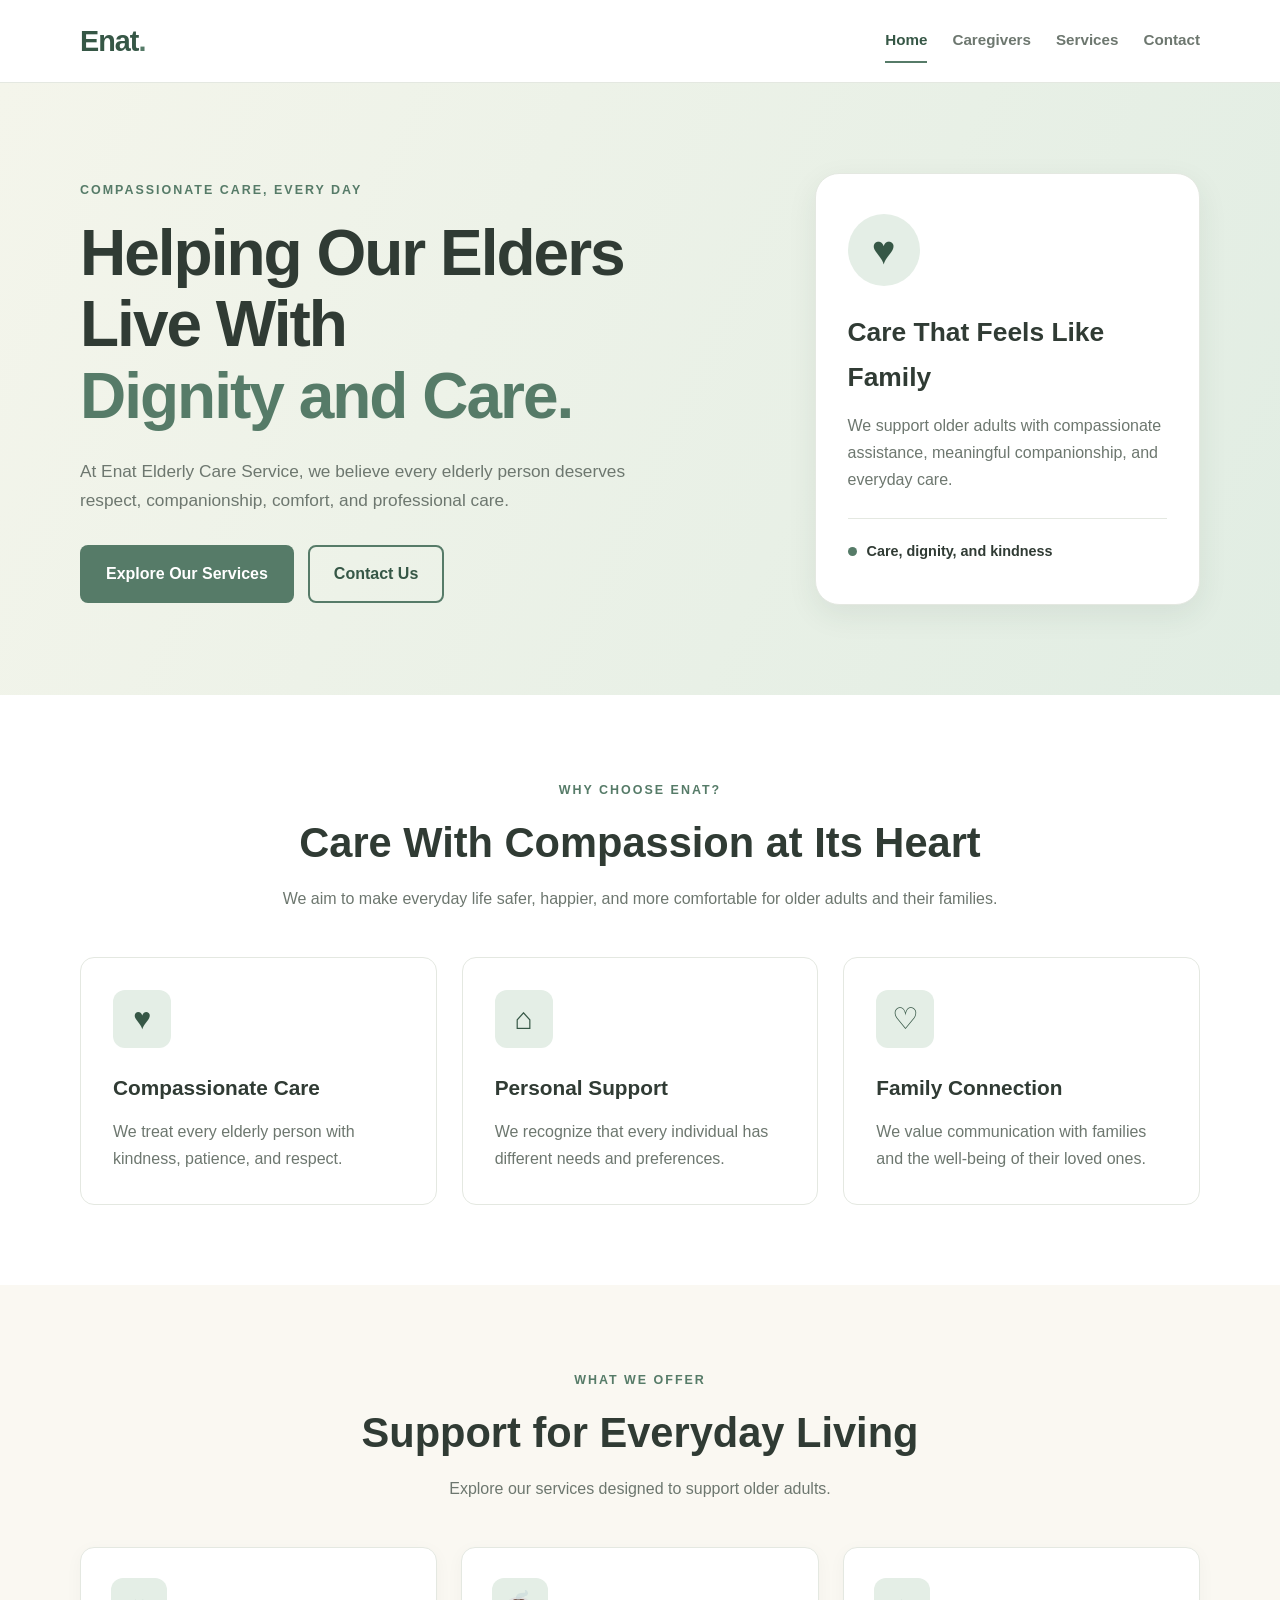
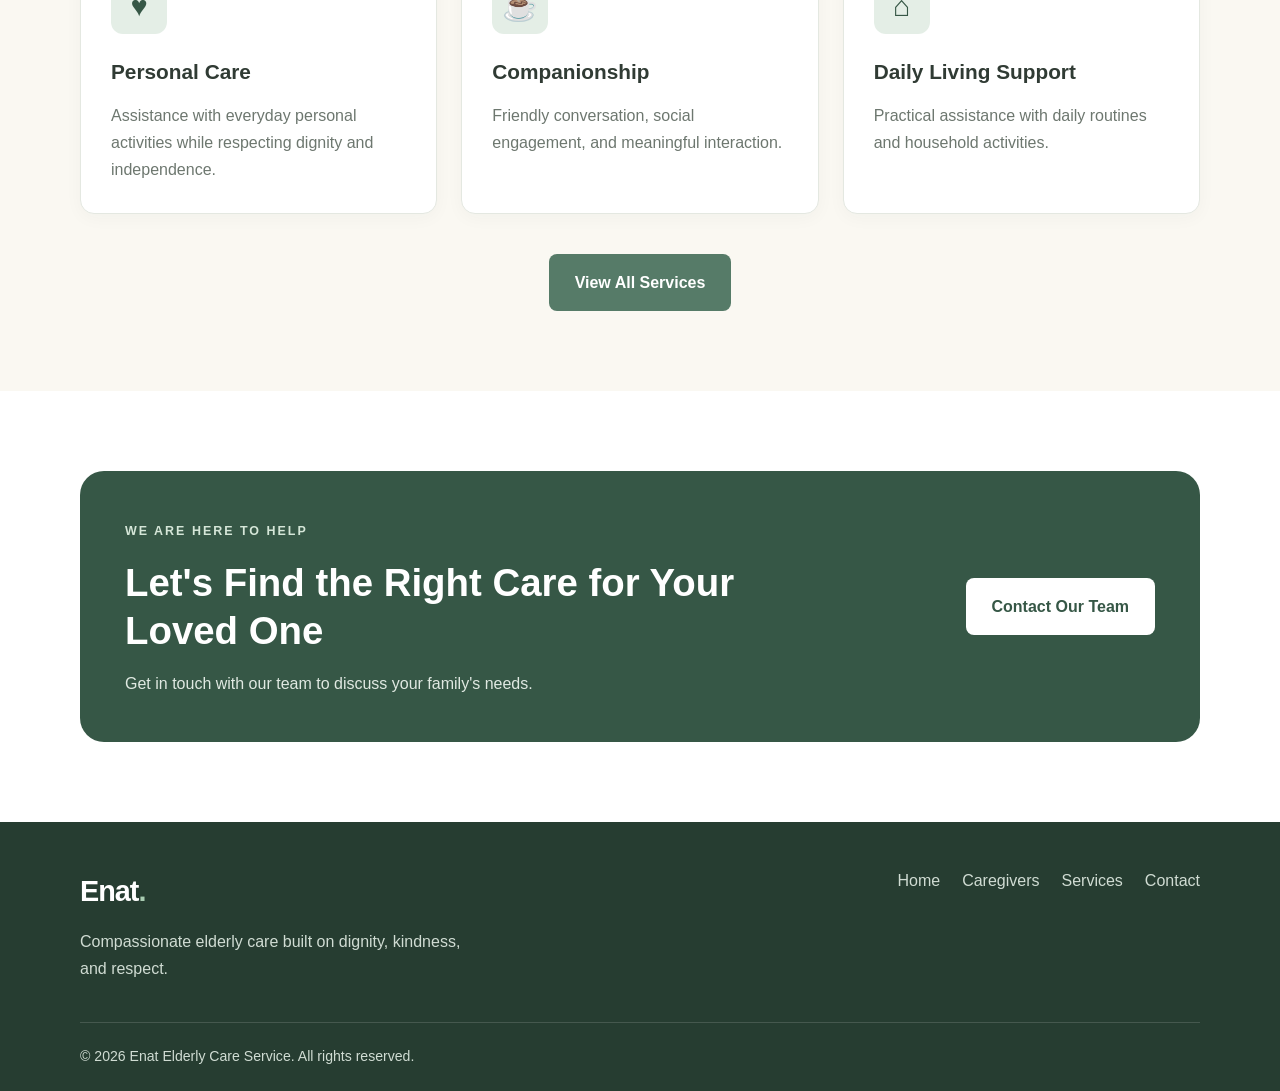
<file: index.html>
<!DOCTYPE html>
<html lang="en">
<head>
    <meta charset="UTF-8">
    <meta name="viewport" content="width=device-width, initial-scale=1.0">
    <title>Enat Elderly Care Service</title>
    <link rel="stylesheet" href="styles.css">
    <script src="script.js" defer></script>
</head>
<body>

<header class="site-header">
    <div class="container navbar">
        <a href="index.html" class="logo">Enat<span>.</span></a>

        <nav class="main-nav">
            <a href="index.html">Home</a>
            <a href="caregivers.html">Caregivers</a>
            <a href="services.html">Services</a>
            <a href="contact.html">Contact</a>
        </nav>
    </div>
</header>

<main>
    <section class="hero">
        <div class="container hero-content">
            <div class="hero-text">
                <span class="eyebrow">COMPASSIONATE CARE, EVERY DAY</span>

                <h1>Helping Our Elders Live With <span>Dignity and Care.</span></h1>

                <p>
                    At Enat Elderly Care Service, we believe every elderly person
                    deserves respect, companionship, comfort, and professional care.
                </p>

                <div class="hero-buttons">
                    <a href="services.html" class="btn btn-primary">Explore Our Services</a>
                    <a href="contact.html" class="btn btn-outline">Contact Us</a>
                </div>
            </div>

            <div class="hero-card">
                <div class="hero-icon">♥</div>
                <h2>Care That Feels Like Family</h2>
                <p>
                    We support older adults with compassionate assistance,
                    meaningful companionship, and everyday care.
                </p>

                <div class="hero-card-footer">
                    <span class="small-dot"></span>
                    Care, dignity, and kindness
                </div>
            </div>
        </div>
    </section>

    <section class="section">
        <div class="container">
            <div class="section-heading">
                <span class="eyebrow">WHY CHOOSE ENAT?</span>
                <h2>Care With Compassion at Its Heart</h2>
                <p>
                    We aim to make everyday life safer, happier, and more
                    comfortable for older adults and their families.
                </p>
            </div>

            <div class="feature-grid">
                <article class="feature-card">
                    <div class="feature-icon">♥</div>
                    <h3>Compassionate Care</h3>
                    <p>We treat every elderly person with kindness, patience, and respect.</p>
                </article>

                <article class="feature-card">
                    <div class="feature-icon">⌂</div>
                    <h3>Personal Support</h3>
                    <p>We recognize that every individual has different needs and preferences.</p>
                </article>

                <article class="feature-card">
                    <div class="feature-icon">♡</div>
                    <h3>Family Connection</h3>
                    <p>We value communication with families and the well-being of their loved ones.</p>
                </article>
            </div>
        </div>
    </section>

    <section class="section section-soft">
        <div class="container">
            <div class="section-heading">
                <span class="eyebrow">WHAT WE OFFER</span>
                <h2>Support for Everyday Living</h2>
                <p>Explore our services designed to support older adults.</p>
            </div>

            <div class="service-grid">
                <article class="service-card">
                    <div class="service-icon">♥</div>
                    <h3>Personal Care</h3>
                    <p>Assistance with everyday personal activities while respecting dignity and independence.</p>
                </article>

                <article class="service-card">
                    <div class="service-icon">☕</div>
                    <h3>Companionship</h3>
                    <p>Friendly conversation, social engagement, and meaningful interaction.</p>
                </article>

                <article class="service-card">
                    <div class="service-icon">⌂</div>
                    <h3>Daily Living Support</h3>
                    <p>Practical assistance with daily routines and household activities.</p>
                </article>
            </div>

            <div class="center-button">
                <a href="services.html" class="btn btn-primary">View All Services</a>
            </div>
        </div>
    </section>

    <section class="section">
        <div class="container cta-box">
            <div>
                <span class="eyebrow">WE ARE HERE TO HELP</span>
                <h2>Let's Find the Right Care for Your Loved One</h2>
                <p>Get in touch with our team to discuss your family's needs.</p>
            </div>

            <a href="contact.html" class="btn btn-light">Contact Our Team</a>
        </div>
    </section>
</main>

<footer class="site-footer">
    <div class="container footer-content">
        <div>
            <a href="index.html" class="logo footer-logo">Enat<span>.</span></a>
            <p>Compassionate elderly care built on dignity, kindness, and respect.</p>
        </div>

        <div class="footer-links">
            <a href="index.html">Home</a>
            <a href="caregivers.html">Caregivers</a>
            <a href="services.html">Services</a>
            <a href="contact.html">Contact</a>
        </div>
    </div>

    <div class="container copyright">
        &copy; <span class="current-year"></span> Enat Elderly Care Service.
        All rights reserved.
    </div>
</footer>

</body>
</html>
</file>
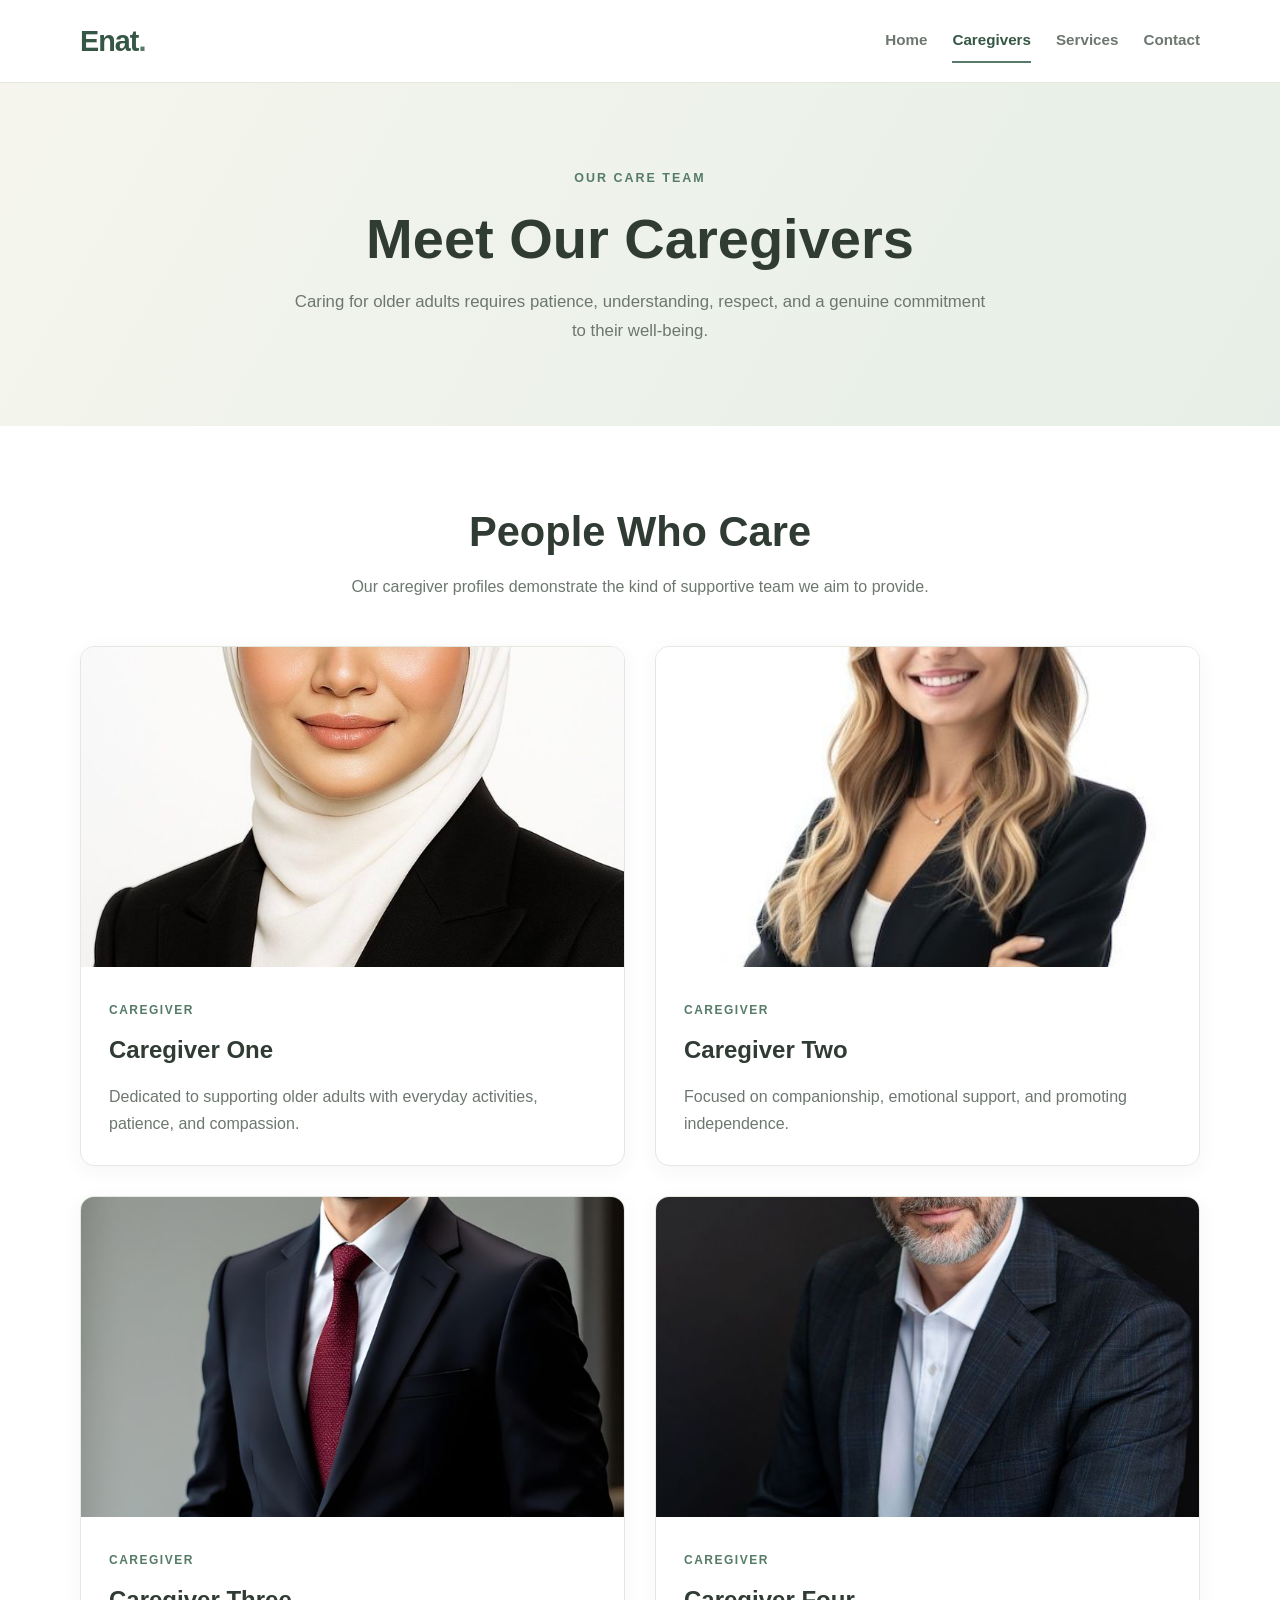
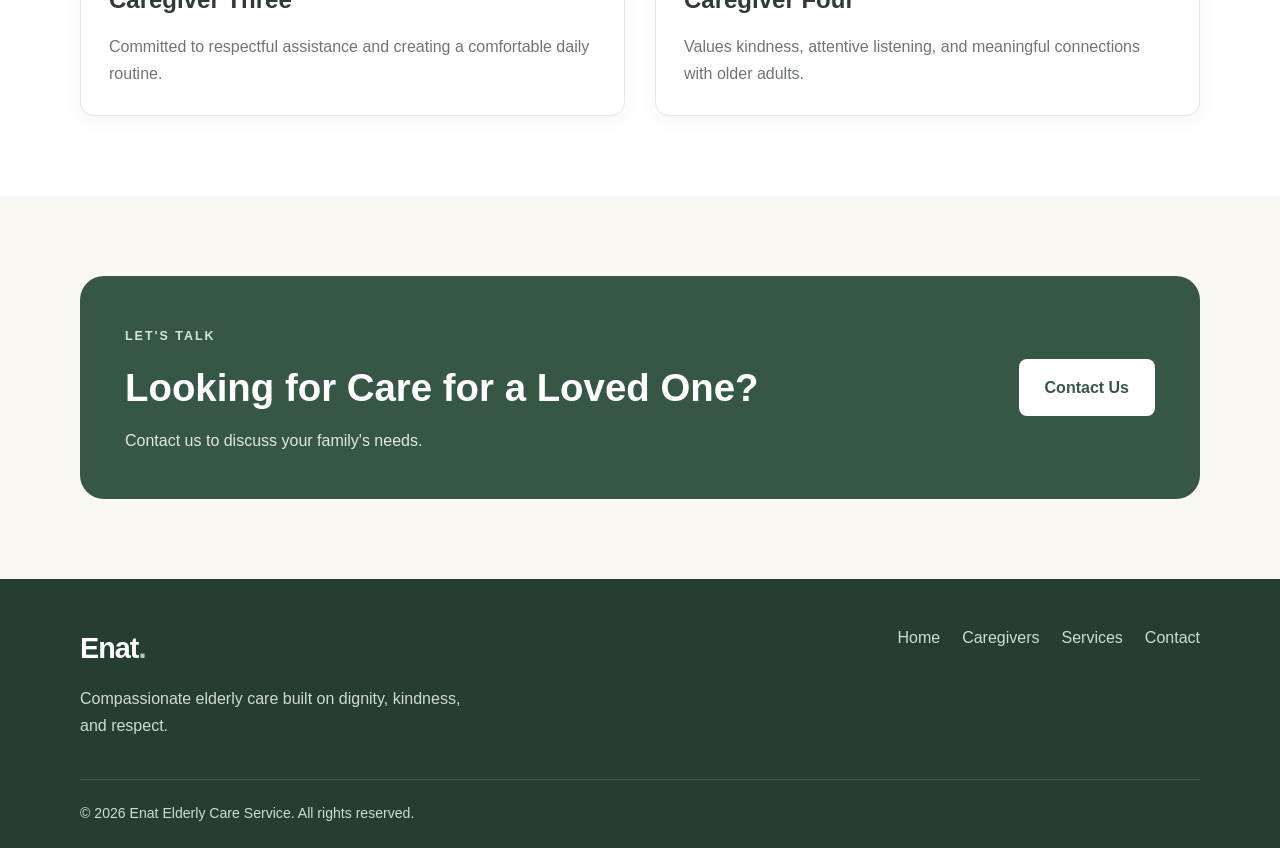
<file: caregivers.html>
<!DOCTYPE html>
<html lang="en">
<head>
    <meta charset="UTF-8">
    <meta name="viewport" content="width=device-width, initial-scale=1.0">
    <title>Our Caregivers | Enat</title>
    <link rel="stylesheet" href="styles.css">
    <script src="script.js" defer></script>
</head>
<body>

<header class="site-header">
    <div class="container navbar">
        <a href="index.html" class="logo">Enat<span>.</span></a>

        <nav class="main-nav">
            <a href="index.html">Home</a>
            <a href="caregivers.html">Caregivers</a>
            <a href="services.html">Services</a>
            <a href="contact.html">Contact</a>
        </nav>
    </div>
</header>

<main>
    <section class="page-banner">
        <div class="container">
            <span class="eyebrow">OUR CARE TEAM</span>
            <h1>Meet Our Caregivers</h1>
            <p>
                Caring for older adults requires patience, understanding,
                respect, and a genuine commitment to their well-being.
            </p>
        </div>
    </section>

    <section class="section">
        <div class="container">
            <div class="section-heading">
                <h2>People Who Care</h2>
                <p>
                    Our caregiver profiles demonstrate the kind of supportive
                    team we aim to provide.
                </p>
            </div>

            <div class="caregiver-grid">

                <article class="caregiver-card">
                    <div class="caregiver-image">
                        <img src="images/caregiver1.jpg"
                             alt="Caregiver profile"
                             onerror="this.style.display='none'">
                    </div>
                    <div class="caregiver-info">
                        <span class="card-label">CAREGIVER</span>
                        <h2>Caregiver One</h2>
                        <p>
                            Dedicated to supporting older adults with everyday
                            activities, patience, and compassion.
                        </p>
                    </div>
                </article>

                <article class="caregiver-card">
                    <div class="caregiver-image">
                        <img src="images/caregiver2.jpg"
                             alt="Caregiver profile"
                             onerror="this.style.display='none'">
                    </div>
                    <div class="caregiver-info">
                        <span class="card-label">CAREGIVER</span>
                        <h2>Caregiver Two</h2>
                        <p>
                            Focused on companionship, emotional support,
                            and promoting independence.
                        </p>
                    </div>
                </article>

                <article class="caregiver-card">
                    <div class="caregiver-image">
                        <img src="images/caregiver3.jpg"
                             alt="Caregiver profile"
                             onerror="this.style.display='none'">
                    </div>
                    <div class="caregiver-info">
                        <span class="card-label">CAREGIVER</span>
                        <h2>Caregiver Three</h2>
                        <p>
                            Committed to respectful assistance and creating
                            a comfortable daily routine.
                        </p>
                    </div>
                </article>

                <article class="caregiver-card">
                    <div class="caregiver-image">
                        <img src="images/caregiver4.jpg"
                             alt="Caregiver profile"
                             onerror="this.style.display='none'">
                    </div>
                    <div class="caregiver-info">
                        <span class="card-label">CAREGIVER</span>
                        <h2>Caregiver Four</h2>
                        <p>
                            Values kindness, attentive listening, and
                            meaningful connections with older adults.
                        </p>
                    </div>
                </article>

            </div>
        </div>
    </section>

    <section class="section section-soft">
        <div class="container cta-box">
            <div>
                <span class="eyebrow">LET'S TALK</span>
                <h2>Looking for Care for a Loved One?</h2>
                <p>Contact us to discuss your family's needs.</p>
            </div>
            <a href="contact.html" class="btn btn-light">Contact Us</a>
        </div>
    </section>
</main>

<footer class="site-footer">
    <div class="container footer-content">
        <div>
            <a href="index.html" class="logo footer-logo">Enat<span>.</span></a>
            <p>Compassionate elderly care built on dignity, kindness, and respect.</p>
        </div>

        <div class="footer-links">
            <a href="index.html">Home</a>
            <a href="caregivers.html">Caregivers</a>
            <a href="services.html">Services</a>
            <a href="contact.html">Contact</a>
        </div>
    </div>

    <div class="container copyright">
        &copy; <span class="current-year"></span> Enat Elderly Care Service.
        All rights reserved.
    </div>
</footer>

</body>
</html>
</file>
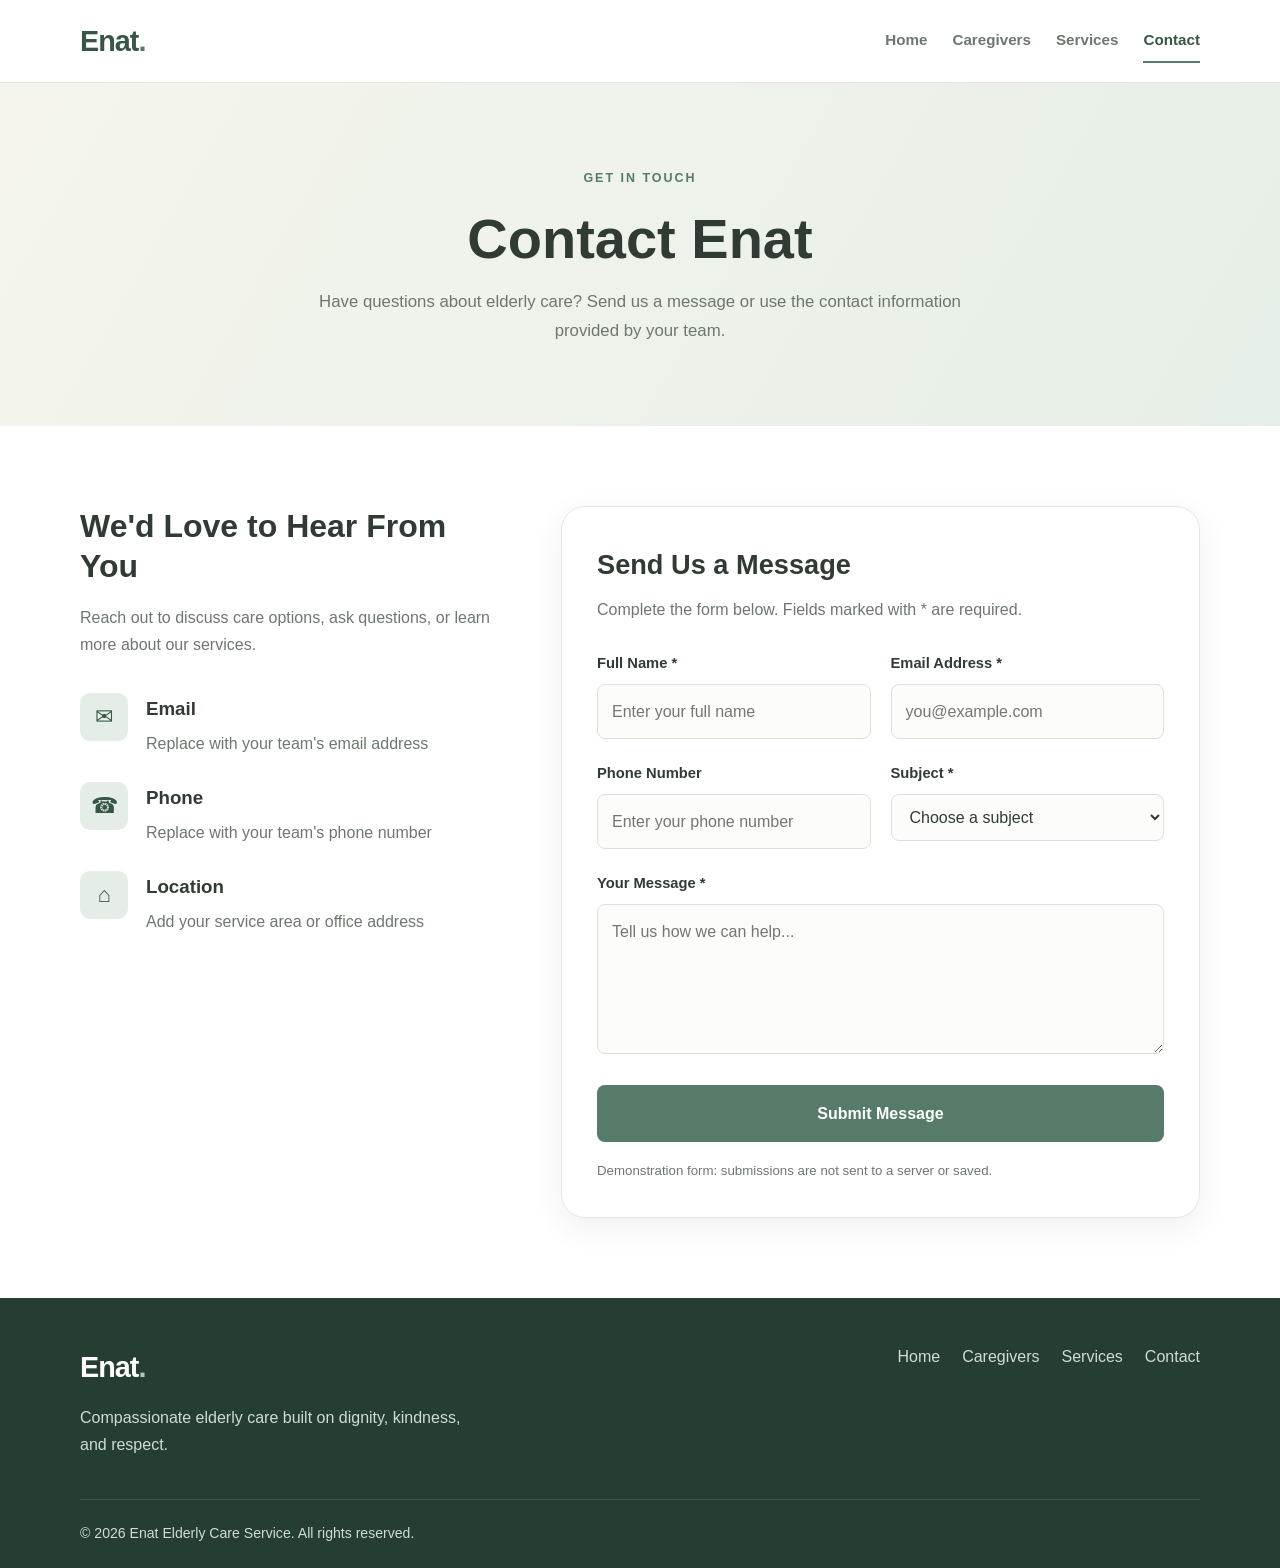
<file: contact.html>
<!DOCTYPE html>
<html lang="en">
<head>
    <meta charset="UTF-8">
    <meta name="viewport" content="width=device-width, initial-scale=1.0">
    <title>Contact Us | Enat</title>
    <link rel="stylesheet" href="styles.css">
    <script src="script.js" defer></script>
</head>
<body>

<header class="site-header">
    <div class="container navbar">
        <a href="index.html" class="logo">Enat<span>.</span></a>

        <nav class="main-nav">
            <a href="index.html">Home</a>
            <a href="caregivers.html">Caregivers</a>
            <a href="services.html">Services</a>
            <a href="contact.html">Contact</a>
        </nav>
    </div>
</header>

<main>
    <section class="page-banner">
        <div class="container">
            <span class="eyebrow">GET IN TOUCH</span>
            <h1>Contact Enat</h1>
            <p>
                Have questions about elderly care? Send us a message
                or use the contact information provided by your team.
            </p>
        </div>
    </section>

    <section class="section">
        <div class="container contact-layout">

            <div class="contact-information">
                <h2>We'd Love to Hear From You</h2>

                <p>
                    Reach out to discuss care options, ask questions,
                    or learn more about our services.
                </p>

                <div class="contact-item">
                    <div class="contact-icon">✉</div>
                    <div>
                        <h3>Email</h3>
                        <p>Replace with your team's email address</p>
                    </div>
                </div>

                <div class="contact-item">
                    <div class="contact-icon">☎</div>
                    <div>
                        <h3>Phone</h3>
                        <p>Replace with your team's phone number</p>
                    </div>
                </div>

                <div class="contact-item">
                    <div class="contact-icon">⌂</div>
                    <div>
                        <h3>Location</h3>
                        <p>Add your service area or office address</p>
                    </div>
                </div>
            </div>

            <div class="contact-form-card">
                <h2>Send Us a Message</h2>

                <p class="form-intro">
                    Complete the form below. Fields marked with * are required.
                </p>

                <div id="form-status" class="form-status" role="status"
                     aria-live="polite" hidden></div>

                <form id="contact-form">

                    <div class="form-row">
                        <div class="form-group">
                            <label for="name">Full Name *</label>
                            <input type="text" id="name" name="name"
                                   placeholder="Enter your full name" required>
                        </div>

                        <div class="form-group">
                            <label for="email">Email Address *</label>
                            <input type="email" id="email" name="email"
                                   placeholder="you@example.com" required>
                        </div>
                    </div>

                    <div class="form-row">
                        <div class="form-group">
                            <label for="phone">Phone Number</label>
                            <input type="tel" id="phone" name="phone"
                                   placeholder="Enter your phone number">
                        </div>

                        <div class="form-group">
                            <label for="subject">Subject *</label>
                            <select id="subject" name="subject" required>
                                <option value="">Choose a subject</option>
                                <option value="personal-care">Personal Care</option>
                                <option value="companionship">Companionship</option>
                                <option value="daily-support">Daily Living Support</option>
                                <option value="general-inquiry">General Inquiry</option>
                            </select>
                        </div>
                    </div>

                    <div class="form-group">
                        <label for="message">Your Message *</label>
                        <textarea id="message" name="message"
                                  placeholder="Tell us how we can help..."
                                  required></textarea>
                    </div>

                    <button type="submit" class="btn btn-primary btn-full">
                        Submit Message
                    </button>

                    <p class="form-disclaimer">
                        Demonstration form: submissions are not sent to a server
                        or saved. 
                    </p>

                </form>
            </div>

        </div>
    </section>
</main>

<footer class="site-footer">
    <div class="container footer-content">
        <div>
            <a href="index.html" class="logo footer-logo">Enat<span>.</span></a>
            <p>Compassionate elderly care built on dignity, kindness, and respect.</p>
        </div>

        <div class="footer-links">
            <a href="index.html">Home</a>
            <a href="caregivers.html">Caregivers</a>
            <a href="services.html">Services</a>
            <a href="contact.html">Contact</a>
        </div>
    </div>

    <div class="container copyright">
        &copy; <span class="current-year"></span> Enat Elderly Care Service.
        All rights reserved.
    </div>
</footer>

</body>
</html>
</file>
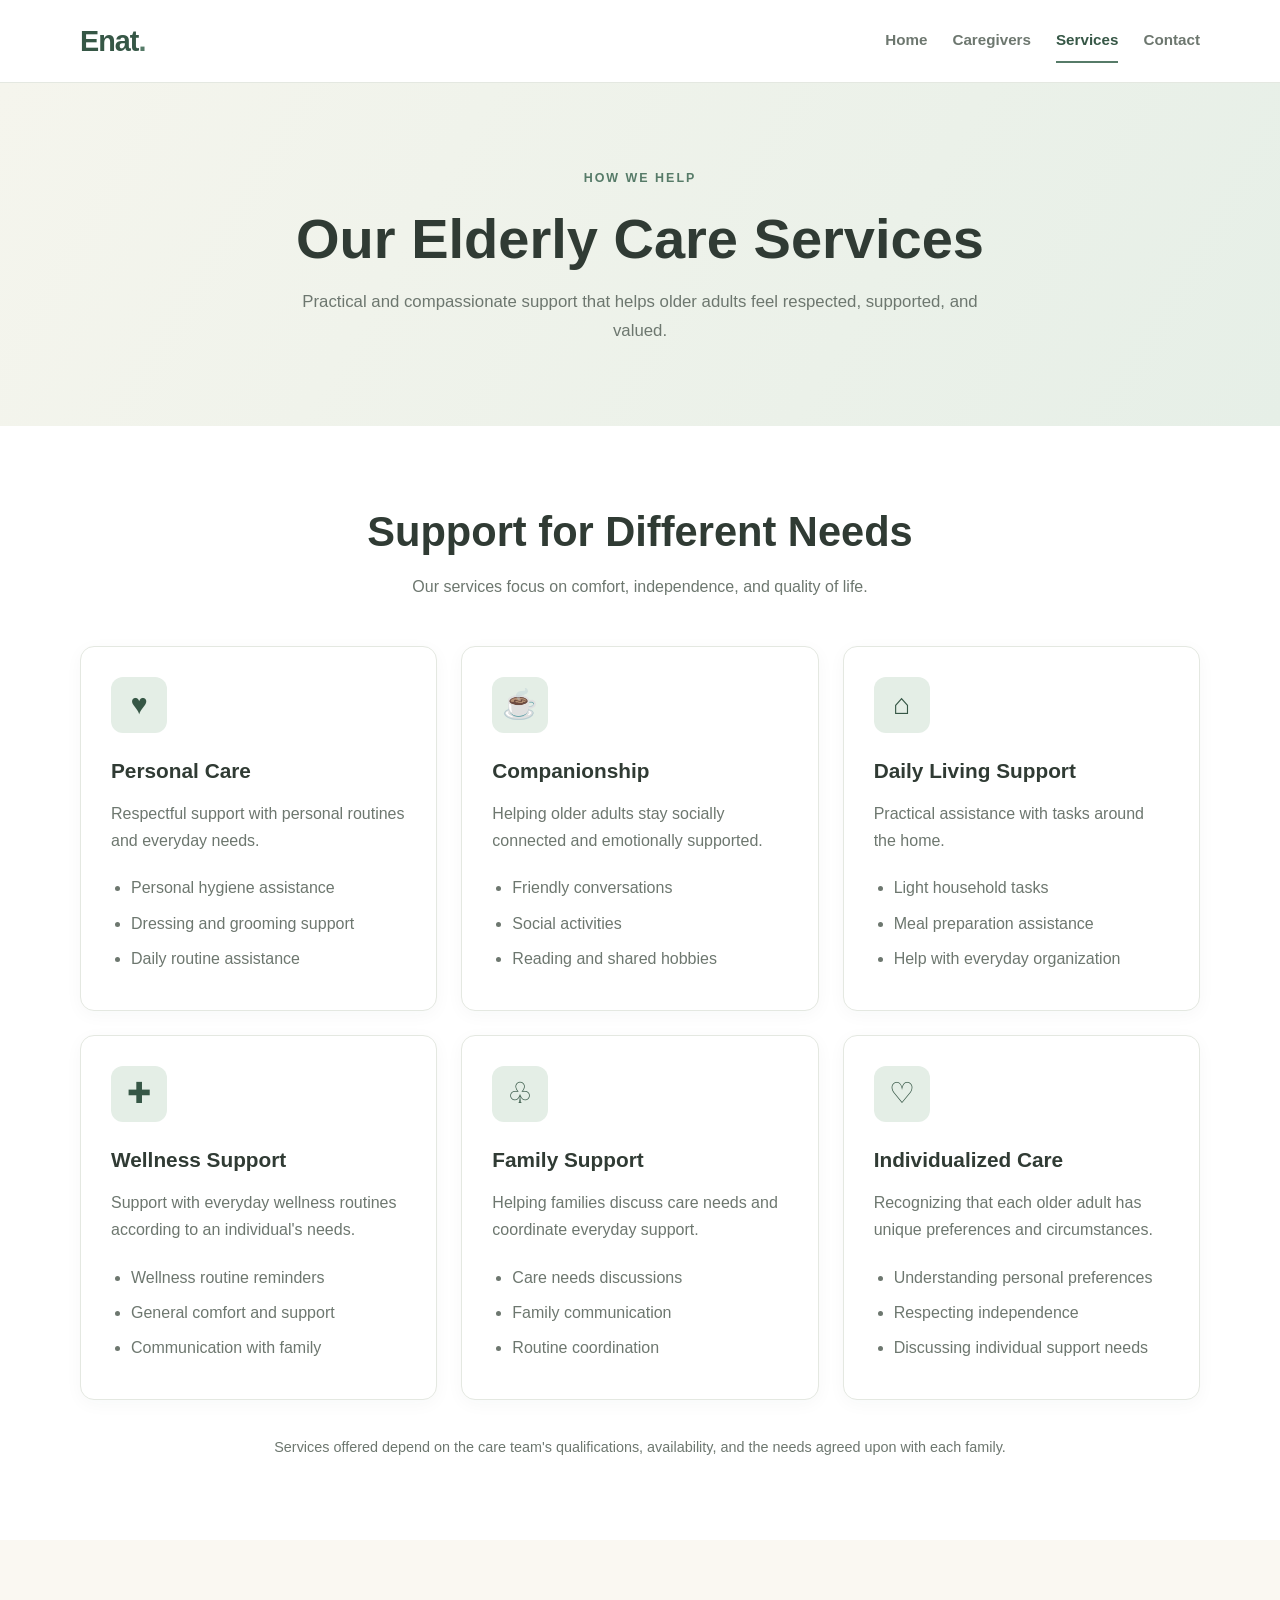
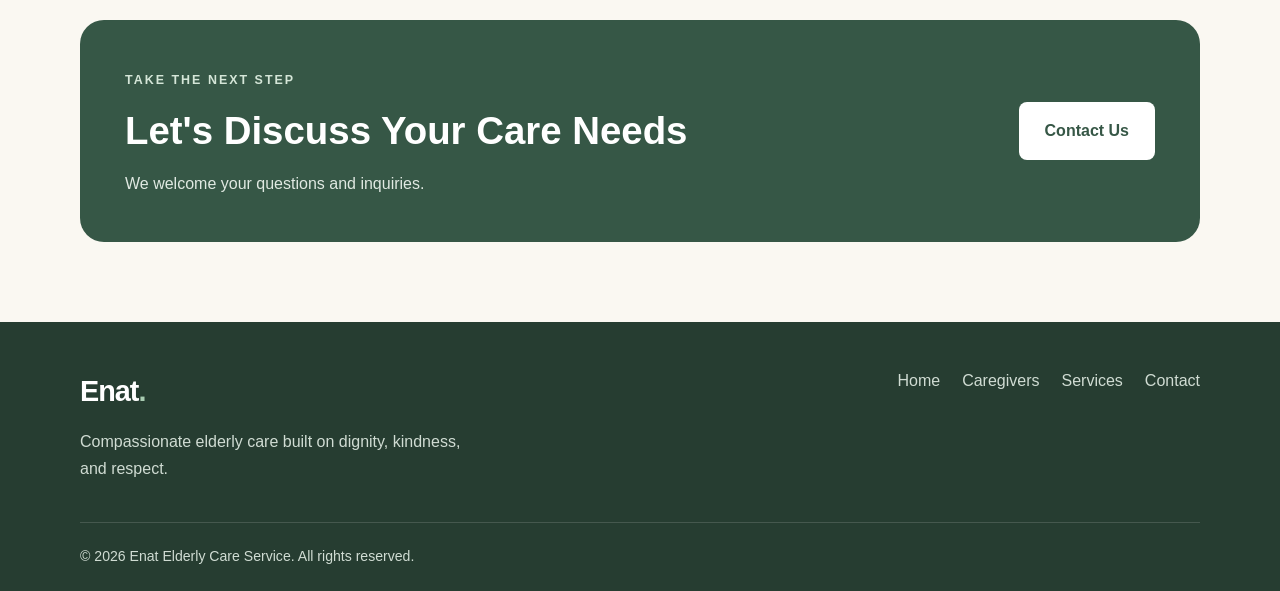
<file: services.html>
<!DOCTYPE html>
<html lang="en">
<head>
    <meta charset="UTF-8">
    <meta name="viewport" content="width=device-width, initial-scale=1.0">
    <title>Our Services | Enat</title>
    <link rel="stylesheet" href="styles.css">
    <script src="script.js" defer></script>
</head>
<body>

<header class="site-header">
    <div class="container navbar">
        <a href="index.html" class="logo">Enat<span>.</span></a>

        <nav class="main-nav">
            <a href="index.html">Home</a>
            <a href="caregivers.html">Caregivers</a>
            <a href="services.html">Services</a>
            <a href="contact.html">Contact</a>
        </nav>
    </div>
</header>

<main>
    <section class="page-banner">
        <div class="container">
            <span class="eyebrow">HOW WE HELP</span>
            <h1>Our Elderly Care Services</h1>
            <p>
                Practical and compassionate support that helps older adults
                feel respected, supported, and valued.
            </p>
        </div>
    </section>

    <section class="section">
        <div class="container">
            <div class="section-heading">
                <h2>Support for Different Needs</h2>
                <p>Our services focus on comfort, independence, and quality of life.</p>
            </div>

            <div class="service-grid">

                <article class="service-card">
                    <div class="service-icon">♥</div>
                    <h2>Personal Care</h2>
                    <p>Respectful support with personal routines and everyday needs.</p>
                    <ul class="service-list">
                        <li>Personal hygiene assistance</li>
                        <li>Dressing and grooming support</li>
                        <li>Daily routine assistance</li>
                    </ul>
                </article>

                <article class="service-card">
                    <div class="service-icon">☕</div>
                    <h2>Companionship</h2>
                    <p>Helping older adults stay socially connected and emotionally supported.</p>
                    <ul class="service-list">
                        <li>Friendly conversations</li>
                        <li>Social activities</li>
                        <li>Reading and shared hobbies</li>
                    </ul>
                </article>

                <article class="service-card">
                    <div class="service-icon">⌂</div>
                    <h2>Daily Living Support</h2>
                    <p>Practical assistance with tasks around the home.</p>
                    <ul class="service-list">
                        <li>Light household tasks</li>
                        <li>Meal preparation assistance</li>
                        <li>Help with everyday organization</li>
                    </ul>
                </article>

                <article class="service-card">
                    <div class="service-icon">✚</div>
                    <h2>Wellness Support</h2>
                    <p>Support with everyday wellness routines according to an individual's needs.</p>
                    <ul class="service-list">
                        <li>Wellness routine reminders</li>
                        <li>General comfort and support</li>
                        <li>Communication with family</li>
                    </ul>
                </article>

                <article class="service-card">
                    <div class="service-icon">♧</div>
                    <h2>Family Support</h2>
                    <p>Helping families discuss care needs and coordinate everyday support.</p>
                    <ul class="service-list">
                        <li>Care needs discussions</li>
                        <li>Family communication</li>
                        <li>Routine coordination</li>
                    </ul>
                </article>

                <article class="service-card">
                    <div class="service-icon">♡</div>
                    <h2>Individualized Care</h2>
                    <p>Recognizing that each older adult has unique preferences and circumstances.</p>
                    <ul class="service-list">
                        <li>Understanding personal preferences</li>
                        <li>Respecting independence</li>
                        <li>Discussing individual support needs</li>
                    </ul>
                </article>

            </div>

            <p class="service-note">
                Services offered depend on the care team's qualifications,
                availability, and the needs agreed upon with each family.
            </p>
        </div>
    </section>

    <section class="section section-soft">
        <div class="container cta-box">
            <div>
                <span class="eyebrow">TAKE THE NEXT STEP</span>
                <h2>Let's Discuss Your Care Needs</h2>
                <p>We welcome your questions and inquiries.</p>
            </div>
            <a href="contact.html" class="btn btn-light">Contact Us</a>
        </div>
    </section>
</main>

<footer class="site-footer">
    <div class="container footer-content">
        <div>
            <a href="index.html" class="logo footer-logo">Enat<span>.</span></a>
            <p>Compassionate elderly care built on dignity, kindness, and respect.</p>
        </div>

        <div class="footer-links">
            <a href="index.html">Home</a>
            <a href="caregivers.html">Caregivers</a>
            <a href="services.html">Services</a>
            <a href="contact.html">Contact</a>
        </div>
    </div>

    <div class="container copyright">
        &copy; <span class="current-year"></span> Enat Elderly Care Service.
        All rights reserved.
    </div>
</footer>

</body>
</html>
</file>
<file: styles.css>
:root {
    --primary: #567b68;
    --primary-dark: #365746;
    --primary-light: #e4eee6;
    --cream: #faf8f2;
    --white: #ffffff;
    --text: #303b34;
    --text-light: #6d776f;
    --border: #e4e8e1;
    --accent: #d9b982;
    --shadow: 0 10px 30px rgba(42, 64, 48, 0.08);
    --radius: 14px;
    --radius-large: 24px;
    --container: 1120px;
}

* {
    margin: 0;
    padding: 0;
    box-sizing: border-box;
}

html {
    scroll-behavior: smooth;
}

body {
    font-family: Arial, Helvetica, sans-serif;
    background: var(--white);
    color: var(--text);
    line-height: 1.7;
}

img {
    display: block;
    max-width: 100%;
}

a {
    color: inherit;
    text-decoration: none;
}

button, input, select, textarea {
    font: inherit;
}

.container {
    width: min(92%, var(--container));
    margin: 0 auto;
}

/* HEADER */

.site-header {
    background: var(--white);
    border-bottom: 1px solid var(--border);
    position: sticky;
    top: 0;
    z-index: 100;
}

.navbar {
    min-height: 82px;
    display: flex;
    align-items: center;
    justify-content: space-between;
    gap: 25px;
}

.logo {
    font-size: 1.8rem;
    font-weight: 800;
    letter-spacing: -1px;
    color: var(--primary-dark);
    white-space: nowrap;
}

.logo span {
    color: var(--primary);
}

.main-nav {
    display: flex;
    align-items: center;
    flex-wrap: wrap;
    gap: 25px;
}

.main-nav a {
    color: var(--text-light);
    font-size: 0.95rem;
    font-weight: 600;
    padding: 8px 0;
    border-bottom: 2px solid transparent;
    transition: 0.2s;
}

.main-nav a:hover,
.main-nav a.active {
    color: var(--primary-dark);
    border-bottom-color: var(--primary);
}

/* BUTTONS */

.btn {
    display: inline-flex;
    justify-content: center;
    align-items: center;
    text-align: center;
    padding: 13px 24px;
    border: 2px solid transparent;
    border-radius: 8px;
    font-weight: 700;
    cursor: pointer;
    transition: 0.2s;
}

.btn:hover {
    transform: translateY(-2px);
}

.btn-primary {
    background: var(--primary);
    color: var(--white);
}

.btn-primary:hover {
    background: var(--primary-dark);
}

.btn-outline {
    background: transparent;
    border-color: var(--primary);
    color: var(--primary-dark);
}

.btn-outline:hover {
    background: var(--primary-light);
}

.btn-light {
    background: var(--white);
    color: var(--primary-dark);
}

.btn-full {
    width: 100%;
}

/* HOME HERO */

.hero {
    background: linear-gradient(115deg, #f4f5eb, #e1ede3);
    padding: 90px 0;
}

.hero-content {
    display: grid;
    grid-template-columns: 1.4fr 0.8fr;
    align-items: center;
    gap: 60px;
}

.eyebrow {
    display: inline-block;
    margin-bottom: 16px;
    color: var(--primary);
    font-size: 0.78rem;
    font-weight: 800;
    letter-spacing: 2px;
}

.hero h1 {
    margin-bottom: 24px;
    font-size: clamp(2.5rem, 5vw, 4.3rem);
    line-height: 1.12;
    letter-spacing: -2px;
}

.hero h1 span {
    display: block;
    color: var(--primary);
}

.hero-text > p {
    max-width: 600px;
    margin-bottom: 30px;
    color: var(--text-light);
    font-size: 1.08rem;
}

.hero-buttons {
    display: flex;
    flex-wrap: wrap;
    gap: 14px;
}

.hero-card {
    padding: 40px 32px;
    background: var(--white);
    border: 1px solid var(--border);
    border-radius: var(--radius-large);
    box-shadow: var(--shadow);
}

.hero-icon {
    width: 72px;
    height: 72px;
    display: grid;
    place-items: center;
    margin-bottom: 24px;
    background: var(--primary-light);
    border-radius: 50%;
    color: var(--primary-dark);
    font-size: 2.5rem;
}

.hero-card h2 {
    margin-bottom: 12px;
    font-size: 1.65rem;
}

.hero-card p {
    color: var(--text-light);
}

.hero-card-footer {
    display: flex;
    align-items: center;
    gap: 10px;
    margin-top: 25px;
    padding-top: 20px;
    border-top: 1px solid var(--border);
    font-size: 0.9rem;
    font-weight: 700;
}

.small-dot {
    width: 9px;
    height: 9px;
    background: var(--primary);
    border-radius: 50%;
}

/* PAGE BANNERS */

.page-banner {
    padding: 80px 0;
    text-align: center;
    background: linear-gradient(120deg, #f5f5ed, #e6efe7);
}

.page-banner h1 {
    margin-bottom: 16px;
    font-size: clamp(2.2rem, 5vw, 3.5rem);
    line-height: 1.2;
}

.page-banner p {
    max-width: 700px;
    margin: 0 auto;
    color: var(--text-light);
    font-size: 1.05rem;
}

/* SECTIONS */

.section {
    padding: 80px 0;
}

.section-soft {
    background: var(--cream);
}

.section-heading {
    max-width: 720px;
    margin: 0 auto 45px;
    text-align: center;
}

.section-heading h2 {
    margin-bottom: 16px;
    font-size: clamp(1.8rem, 3.5vw, 2.6rem);
    line-height: 1.25;
}

.section-heading p {
    color: var(--text-light);
}

/* HOME FEATURE CARDS */

.feature-grid {
    display: grid;
    grid-template-columns: repeat(3, minmax(0, 1fr));
    gap: 25px;
}

.feature-card {
    padding: 32px;
    background: var(--white);
    border: 1px solid var(--border);
    border-radius: var(--radius);
    transition: 0.2s;
}

.feature-card:hover,
.service-card:hover,
.caregiver-card:hover {
    transform: translateY(-4px);
    box-shadow: var(--shadow);
}

.feature-icon {
    width: 58px;
    height: 58px;
    display: grid;
    place-items: center;
    margin-bottom: 22px;
    background: var(--primary-light);
    border-radius: 12px;
    color: var(--primary-dark);
    font-size: 1.9rem;
}

.feature-card h3 {
    margin-bottom: 12px;
    font-size: 1.3rem;
}

.feature-card p {
    color: var(--text-light);
}

/* SERVICE CARDS */

.service-grid {
    display: grid;
    grid-template-columns: repeat(3, minmax(0, 1fr));
    gap: 24px;
}

.service-card {
    padding: 30px;
    background: var(--white);
    border: 1px solid var(--border);
    border-radius: var(--radius);
    box-shadow: 0 4px 18px rgba(42, 64, 48, 0.035);
    transition: 0.2s;
}

.service-icon {
    width: 56px;
    height: 56px;
    display: grid;
    place-items: center;
    margin-bottom: 20px;
    background: var(--primary-light);
    border-radius: 12px;
    color: var(--primary-dark);
    font-size: 1.8rem;
}

.service-card h2,
.service-card h3 {
    margin-bottom: 12px;
    font-size: 1.3rem;
}

.service-card p,
.service-list li {
    color: var(--text-light);
}

.service-list {
    margin-top: 20px;
    padding-left: 20px;
}

.service-list li {
    margin-bottom: 8px;
}

.service-note {
    max-width: 850px;
    margin: 35px auto 0;
    color: var(--text-light);
    font-size: 0.9rem;
    text-align: center;
}

.center-button {
    margin-top: 40px;
    text-align: center;
}

/* CAREGIVERS */

.caregiver-grid {
    display: grid;
    grid-template-columns: repeat(2, minmax(0, 1fr));
    gap: 30px;
}

.caregiver-card {
    overflow: hidden;
    background: var(--white);
    border: 1px solid var(--border);
    border-radius: var(--radius);
    box-shadow: 0 5px 20px rgba(42, 64, 48, 0.05);
    transition: 0.2s;
}

.caregiver-image {
    height: 320px;
    overflow: hidden;
    background: var(--primary-light);
}

.caregiver-image img {
    width: 100%;
    height: 100%;
    object-fit: cover;
}

.caregiver-info {
    padding: 28px;
}

.card-label {
    color: var(--primary);
    font-size: 0.75rem;
    font-weight: 800;
    letter-spacing: 1.5px;
}

.caregiver-info h2 {
    margin: 8px 0 12px;
    font-size: 1.5rem;
}

.caregiver-info p {
    color: var(--text-light);
}

.cta-box {
    display: flex;
    justify-content: space-between;
    align-items: center;
    gap: 35px;
    padding: 45px;
    background: var(--primary-dark);
    border-radius: var(--radius-large);
    color: var(--white);
}

.cta-box .eyebrow {
    color: #d5e6d8;
}

.cta-box h2 {
    max-width: 650px;
    margin-bottom: 15px;
    font-size: clamp(1.7rem, 3vw, 2.4rem);
    line-height: 1.25;
}

.cta-box p {
    color: #e0e9e2;
}

/* CONTACT PAGE */

.contact-layout {
    display: grid;
    grid-template-columns: 0.8fr 1.2fr;
    gap: 55px;
    align-items: start;
}

.contact-information h2 {
    margin-bottom: 18px;
    font-size: 2rem;
    line-height: 1.25;
}

.contact-information > p {
    margin-bottom: 35px;
    color: var(--text-light);
}

.contact-item {
    display: flex;
    align-items: flex-start;
    gap: 18px;
    margin-bottom: 25px;
}

.contact-icon {
    width: 48px;
    height: 48px;
    flex-shrink: 0;
    display: grid;
    place-items: center;
    background: var(--primary-light);
    border-radius: 10px;
    color: var(--primary-dark);
    font-size: 1.35rem;
}

.contact-item h3 {
    margin-bottom: 5px;
}

.contact-item p {
    color: var(--text-light);
    overflow-wrap: anywhere;
}

.contact-form-card {
    padding: 35px;
    background: var(--white);
    border: 1px solid var(--border);
    border-radius: var(--radius-large);
    box-shadow: var(--shadow);
}

.contact-form-card > h2 {
    margin-bottom: 8px;
    font-size: 1.7rem;
}

.form-intro {
    margin-bottom: 28px;
    color: var(--text-light);
}

.form-row {
    display: grid;
    grid-template-columns: repeat(2, minmax(0, 1fr));
    gap: 20px;
}

.form-group {
    margin-bottom: 22px;
}

.form-group label {
    display: block;
    margin-bottom: 8px;
    font-size: 0.92rem;
    font-weight: 700;
}

.form-group input,
.form-group select,
.form-group textarea {
    width: 100%;
    padding: 13px 14px;
    background: #fcfcfa;
    border: 1px solid #dce2da;
    border-radius: 8px;
    color: var(--text);
}

.form-group input:focus,
.form-group select:focus,
.form-group textarea:focus {
    outline: 2px solid var(--primary);
    outline-offset: 1px;
}

.form-group textarea {
    min-height: 150px;
    resize: vertical;
}

.form-disclaimer {
    margin-top: 18px;
    color: var(--text-light);
    font-size: 0.83rem;
}

.form-status {
    margin-bottom: 22px;
    padding: 15px;
    border-radius: 8px;
    overflow-wrap: anywhere;
}

.form-status[hidden] {
    display: none;
}

.form-status.status-warning {
    background: #fff4db;
    border: 1px solid #ead39b;
    color: #684c14;
}

.form-status.status-error {
    background: #fff0ed;
    border: 1px solid #f0c5bc;
    color: #8b3024;
}

/* FOOTER */

.site-footer {
    padding-top: 45px;
    background: #263d31;
    color: var(--white);
}

.footer-content {
    display: flex;
    justify-content: space-between;
    align-items: flex-start;
    gap: 35px;
    padding-bottom: 40px;
}

.footer-logo {
    display: inline-block;
    margin-bottom: 12px;
    color: var(--white);
}

.footer-logo span {
    color: #a9cdb2;
}

.footer-content > div:first-child p {
    max-width: 400px;
    color: #d0dcd3;
}

.footer-links {
    display: flex;
    flex-wrap: wrap;
    gap: 22px;
}

.footer-links a {
    color: #d0dcd3;
}

.footer-links a:hover {
    color: var(--white);
}

.copyright {
    padding: 22px 0;
    border-top: 1px solid rgba(255, 255, 255, 0.14);
    color: #d0dcd3;
    font-size: 0.88rem;
}

/* MOBILE RESPONSIVENESS */

@media (max-width: 900px) {
    .navbar {
        flex-direction: column;
        justify-content: center;
        padding: 18px 0;
        gap: 12px;
    }

    .main-nav {
        justify-content: center;
        gap: 12px 22px;
    }

    .hero-content {
        grid-template-columns: 1fr;
        gap: 35px;
    }

    .feature-grid,
    .service-grid {
        grid-template-columns: repeat(2, minmax(0, 1fr));
    }

    .contact-layout {
        grid-template-columns: 1fr;
        gap: 40px;
    }

    .cta-box {
        align-items: flex-start;
        flex-direction: column;
    }
}

@media (max-width: 600px) {
    .hero {
        padding: 60px 0;
    }

    .hero h1 {
        font-size: 2.5rem;
    }

    .hero-buttons {
        flex-direction: column;
    }

    .feature-grid,
    .service-grid,
    .caregiver-grid {
        grid-template-columns: 1fr;
    }

    .section {
        padding: 55px 0;
    }

    .page-banner {
        padding: 55px 0;
    }

    .form-row {
        grid-template-columns: 1fr;
        gap: 0;
    }

    .contact-form-card {
        padding: 24px 18px;
    }

    .cta-box {
        padding: 28px 22px;
    }

    .footer-content {
        flex-direction: column;
    }
}
</file>
